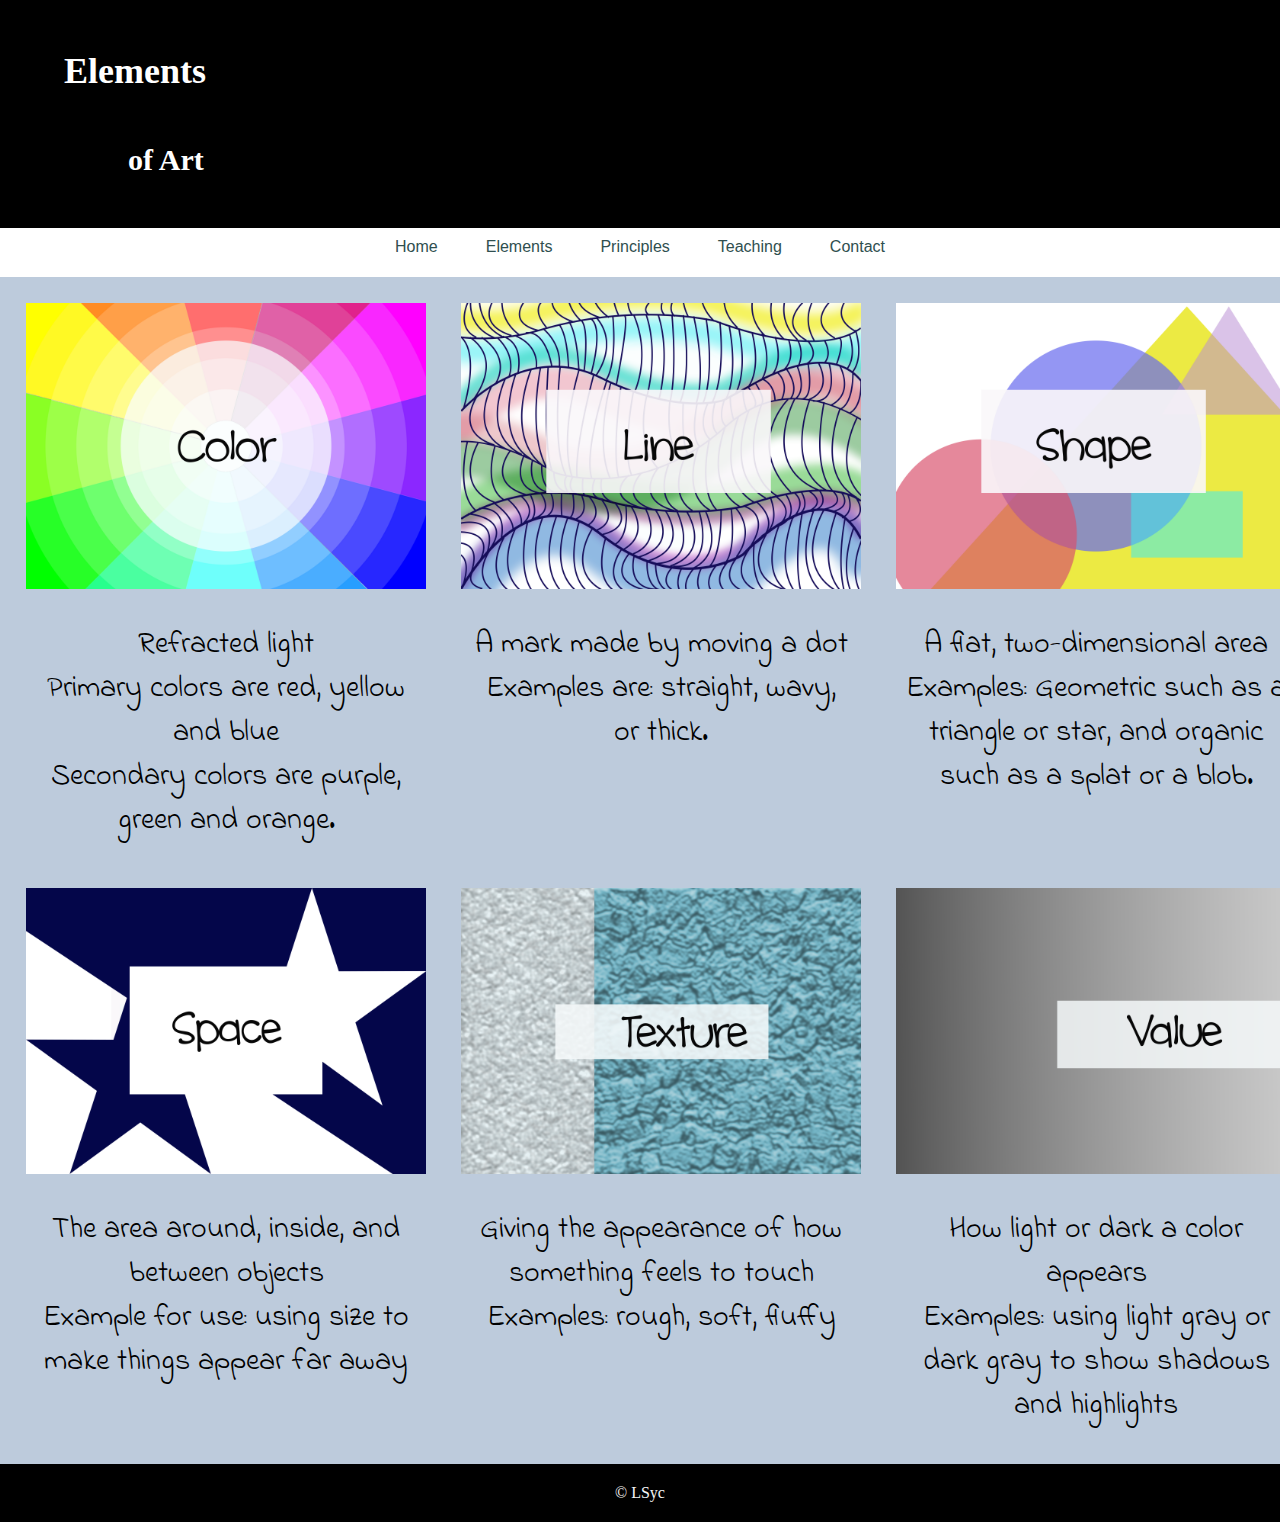
<file: elements.html>
<!DOCTYPE html>
<html>
<head>
<title>Elements</title>
<meta charset="UTF-8">
<meta name="viewport" content="width=device-width, initial-scale=1">
<link rel="stylesheet" href="./style2.css">

<link rel="preconnect" href="https://fonts.googleapis.com">
<link rel="preconnect" href="https://fonts.gstatic.com" crossorigin>
<link href="https://fonts.googleapis.com/css2?family=Allan:wght@400;700&family=Berkshire+Swash&family=Indie+Flower&family=Lobster+Two:ital,wght@0,400;0,700;1,400;1,700&family=Rock+Salt&display=swap" rel="stylesheet">
</head>
<body>


    <header class="header">
  
<h1>Elements</h1>
<h2>of Art</h2>  


</header>


    <nav class="navigation">
        <ul class="nav-menu">
  <li><a href="./index.html" target="home" >Home</a></li>
  <li><a href="./elements.html" target="elements" >Elements</a></li>
  <li><a href="./principles.html" target="principles" >Principles</a></li>
  <li><a href="./teaching.html" target="teaching" >Teaching</a></li>
  <li><a href="./contact.html" target="contact" >Contact</a></li></ul>
  </nav>

  <main class="main-content-grid">
    

<div class="content1">
           
       
    <div class="item">
        <a href="https://www.nga.gov/educational-resources/elements-art/elements-art-color"><img src="./color.png"alt="color">
        </a>
        <p class="caption">Refracted light <br>Primary colors are red, yellow and blue <br>Secondary colors are purple, green and orange.</p></div>

<div class="item"><a href="https://www.nga.gov/educational-resources/elements-art/elements-art-line"><img src="./line.png"></a>
        <p class="caption">A mark made by moving a dot <br> Examples are: straight, wavy, or thick. </p> </div>

  <div class="item"> <a href="https://www.nga.gov/educational-resources/elements-art/elements-art-shape"><img src="./shape.png"></a>
    <p class="caption">A flat, two-dimensional area <br> Examples: Geometric such as a triangle or star, and organic such as a splat or a blob.</p>
    </div>

    <div class="item"><a href="https://youtu.be/OBZun4ZHWNQ"><img src="./space.png"></a>
        <p class="caption">The area around, inside, and between objects<br>Example for use: using size to make things appear far away </p></div>
   <div class="item"> <a href="https://www.nga.gov/educational-resources/elements-art/elements-art-texture"><img src="./texture.png"></a>
        <p class="caption">Giving the appearance of how something feels to touch<br>Examples: rough, soft, fluffy</p></div>
    <div class="item"><a href="https://youtu.be/Av8ppwR2w7I"><img src="./value.png"></a>
        <p class="caption">How light or dark a color appears<br>Examples: using light gray or dark gray to show shadows and highlights</p></div>
    </div>
    
</main></div>
</div></div>
<footer>  &#169 LSyc 
</footer>
</body></html>
</file>
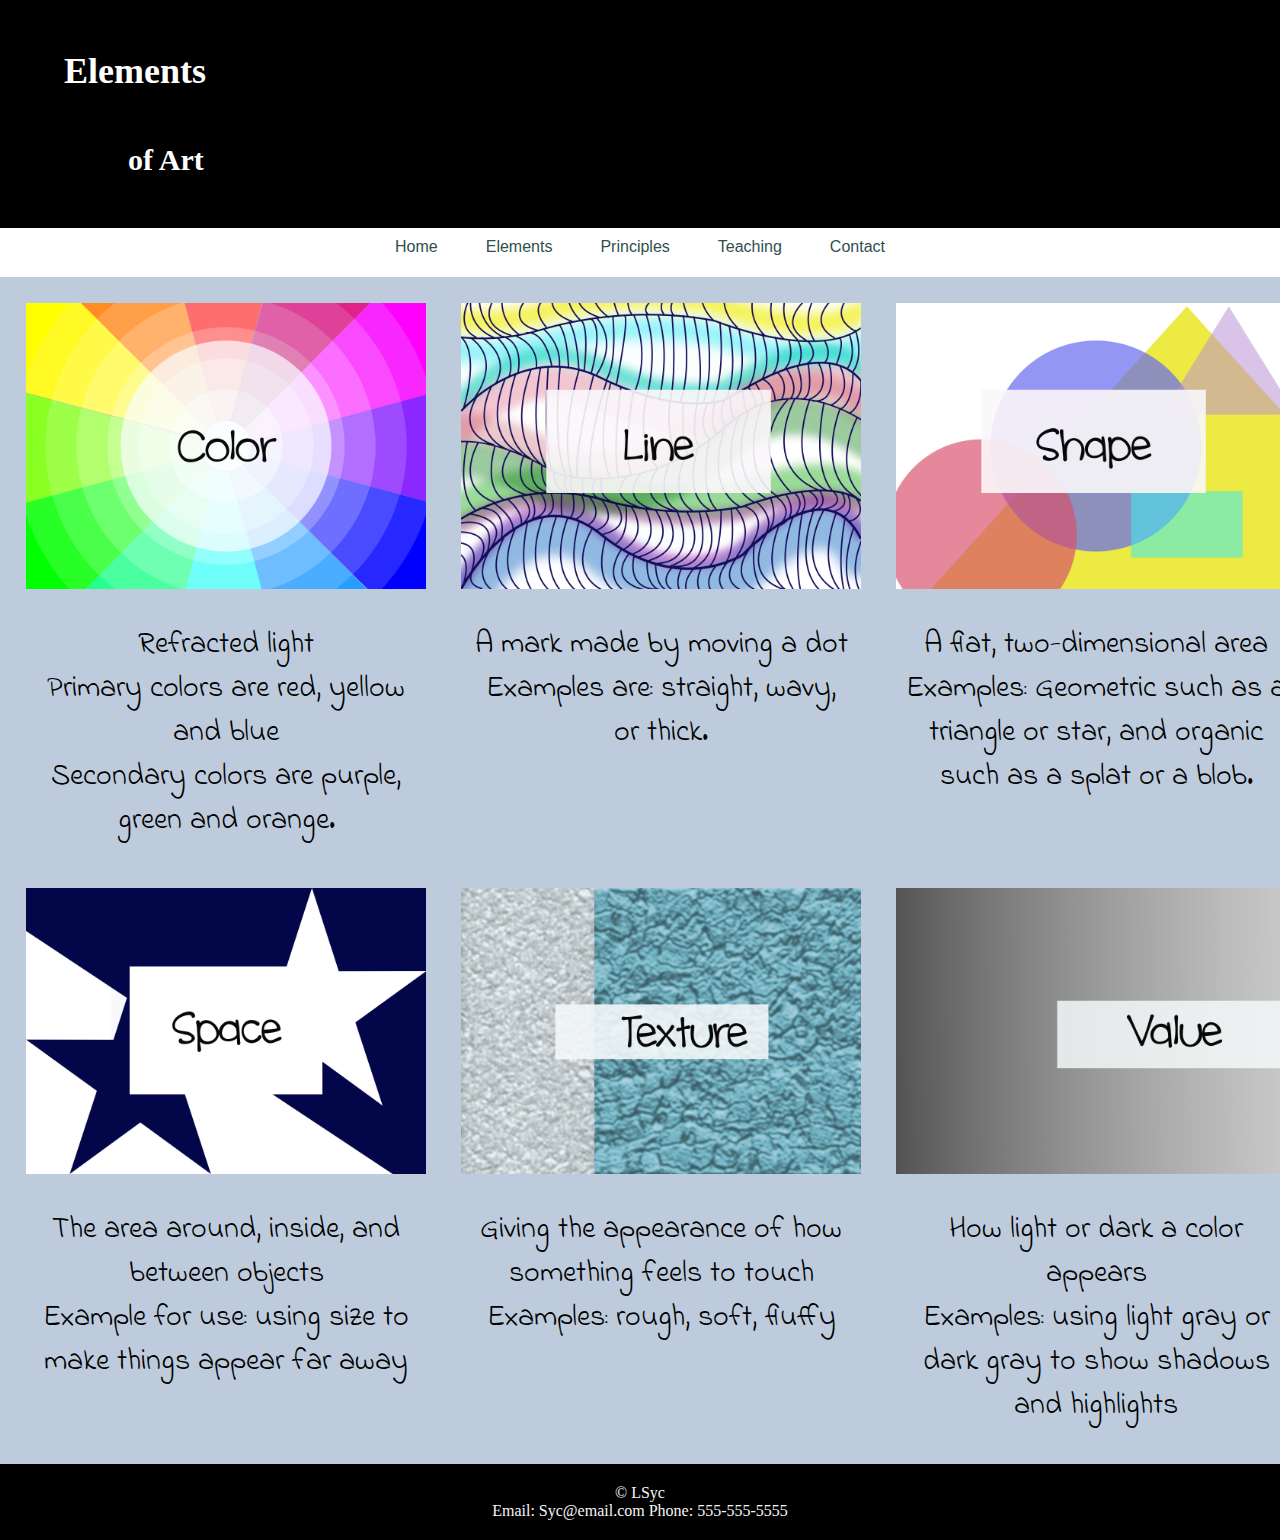
<file: githubsite/elements.html>
<!DOCTYPE html>
<html>
<head>
<title>Elements</title>
<meta charset="UTF-8">
<meta name="viewport" content="width=device-width, initial-scale=1">
<link rel="stylesheet" href="style2.css">

<link rel="preconnect" href="https://fonts.googleapis.com">
<link rel="preconnect" href="https://fonts.gstatic.com" crossorigin>
<link href="https://fonts.googleapis.com/css2?family=Allan:wght@400;700&family=Berkshire+Swash&family=Indie+Flower&family=Lobster+Two:ital,wght@0,400;0,700;1,400;1,700&family=Rock+Salt&display=swap" rel="stylesheet">
</head>
<body>


    <header class="header">
  
<h1>Elements</h1>
<h2>of Art</h2>  


</header>


    <nav class="navigation">
        <ul class="nav-menu">
  <li><a href="index.html" target="home" >Home</a></li>
  <li><a href="elements.html" target="elements" >Elements</a></li>
  <li><a href="principles.html" target="principles" >Principles</a></li>
  <li><a href="teaching.html" target="teaching" >Teaching</a></li>
  <li><a href="contact.html" target="contact" >Contact</a></li></ul>
  </nav>

  <main class="main-content-grid">
    

<div class="content1">
           
       
    <div class="item">
        <a href="https://www.nga.gov/educational-resources/elements-art/elements-art-color"><img src="color.png"alt="color">
        </a>
        <p class="caption">Refracted light <br>Primary colors are red, yellow and blue <br>Secondary colors are purple, green and orange.</p></div>

<div class="item"><a href="https://www.nga.gov/educational-resources/elements-art/elements-art-line"><img src="line.png"></a>
        <p class="caption">A mark made by moving a dot <br> Examples are: straight, wavy, or thick. </p> </div>

  <div class="item"> <a href="https://www.nga.gov/educational-resources/elements-art/elements-art-shape"><img src="shape.png"></a>
    <p class="caption">A flat, two-dimensional area <br> Examples: Geometric such as a triangle or star, and organic such as a splat or a blob.</p>
    </div>

    <div class="item"><a href="https://youtu.be/OBZun4ZHWNQ"><img src="space.png"></a>
        <p class="caption">The area around, inside, and between objects<br>Example for use: using size to make things appear far away </p></div>
   <div class="item"> <a href="https://www.nga.gov/educational-resources/elements-art/elements-art-texture"><img src="texture.png"></a>
        <p class="caption">Giving the appearance of how something feels to touch<br>Examples: rough, soft, fluffy</p></div>
    <div class="item"><a href="https://youtu.be/Av8ppwR2w7I"><img src="value.png"></a>
        <p class="caption">How light or dark a color appears<br>Examples: using light gray or dark gray to show shadows and highlights</p></div>
    </div>
    
</main></div>
</div></div>
<footer>  &#169 LSyc <br>
  Email: Syc@email.com
  Phone: 555-555-5555</footer>
</body></html>
</file>
<file: style2.css>
.main-content-grid {
  display:flex;
  flex-direction: column;
}
.content1 {

  display:grid;
  grid-template-columns: repeat(3, 1fr);
  grid-template-rows: repeat(2, auto);
  gap:15px;
  max-width: 100vw;
  background-color:rgb(189, 203, 220);
  padding: 1rem;
  flex-direction:row;
  color:white;
 
  text-align:center;

}
li{
  font-family:Arial, Helvetica, sans-serif;
}


/* .content1 img{
  animation: pulse 10s infinite ease-in-out;} */
img
{max-width: 25em;
max-height:25em;
padding:5%;
transition: transform 0.5s ease, filter 0.3s ease;
transform-origin: center center;
padding:10px;
}


img:hover{
    filter:grayscale(50%);
    transform:scale(1) rotate3d(1, 1, 1, 1deg);
    transition: transform 0.5s ease, filter 0.3s ease;

}




body {
  height: 100%;
  display:flex;
  flex-direction: column;
  font-family:Arial, Helvetica, sans-serif;
  margin: 0;
  background-color:white;
  background-position-x: center;
  background-repeat: no-repeat;
  background-size:100%;
}


header {
  grid-area: header;
  display:flex;
  flex-direction: column;
  margin:0;

  background-color:black;
  font-family:Georgia, 'Times New Roman', Times, serif;

}
h1{
  margin-left: 5%;
    color:white;
    font-family:Cambria, Cochin, Georgia, Times, 'Times New Roman', serif;
    font-size: 36px;
    padding-top:2%;
    line-height: 1.2;   
}
h2{
  line-height: 1.2;
 margin-left: 10%;
  color:white;
padding-bottom: 2%;
  font-family:Cambria, Cochin, Georgia, Times, 'Times New Roman', serif;
  font-size:30px;
}
.caption {
    margin:0;
    text-align:center;
    color:black;
    font-family:"Indie Flower";
    font-size: 30px;
    padding:20px;
    
}
p{
margin-left: 4%;
    font-family:Cambria, Cochin, Georgia, Times, 'Times New Roman', serif;
    font-size: 1em;
    color:darkslategray;
    padding:0;
 

}

.grid-container {
  display: grid;
  grid-template-columns: 1fr;
  grid-template-rows: auto auto 1fr 1fr auto;
  grid-template-areas: "header""nav-menu"
  "content2" "content3" "footer";
  height:100vh;
}


.nav-menu {
  display:flex;
  justify-content:center;
  flex-direction:row;
  gap: 1rem;
  list-style: none;
  margin-top:5px;
  padding:5px;

}
.nav-menu a {
  
  color:darkslategray;
  text-decoration: none;
  padding: 0.5rem 1rem;
  /* border-radius: 4px; */
  transition: transform 0.2s ease;
}

.nav-menu a:hover {

  color: #e0e0e0;
  transform: translateY(-3px);
}
/* 
.content {
  grid-area:content;
  flex-wrap: wrap;
  overflow: hidden;
  justify-content:center;
  align-items: flex-start;
  padding: 2rem;
} */

.main {
  font-family:Arial, Helvetica, sans-serif;
 display:grid;
 grid-template-columns: repeat(3, 1fr);
 grid-template-rows: repeat(3, auto);
 gap: 20px;
 text-align:center;
 justify-content: center;
 padding: 20px;
}

tr:nth-child(even){
    background-color:rgb(233, 239, 239);
}

footer {
  grid-area:footer;
  /* display:block;
  flex-direction: row;
  margin:0; */
  padding: 20px;
  text-align: center;
  background-color: black;
  color:whitesmoke;

  font-family:Cambria, Cochin, Georgia, Times, 'Times New Roman', serif;
 

 }
 


  @media screen and (max-width: 600px)
 {
  .content1
  {
 grid-template-columns: 1fr;
  }

 }
</file>
<file: githubsite/style2.css>
.main-content-grid {
  display:flex;
  flex-direction: column;
}
.content1 {

  display:grid;
  grid-template-columns: repeat(3, 1fr);
  grid-template-rows: repeat(2, auto);
  gap:15px;
  max-width: 100vw;
  background-color:rgb(189, 203, 220);
  padding: 1rem;
  flex-direction:row;
  color:white;
 
  text-align:center;

}
li{
  font-family:Arial, Helvetica, sans-serif;
}


/* .content1 img{
  animation: pulse 10s infinite ease-in-out;} */
img
{max-width: 25em;
max-height:25em;
padding:5%;
transition: transform 0.5s ease, filter 0.3s ease;
transform-origin: center center;
padding:10px;
}


img:hover{
    filter:grayscale(50%);
    transform:scale(1) rotate3d(1, 1, 1, 1deg);
    transition: transform 0.5s ease, filter 0.3s ease;

}




body {
  height: 100%;
  display:flex;
  flex-direction: column;
  font-family:Arial, Helvetica, sans-serif;
  margin: 0;
  background-color:white;
  background-position-x: center;
  background-repeat: no-repeat;
  background-size:100%;
}


header {
  grid-area: header;
  display:flex;
  flex-direction: column;
  margin:0;

  background-color:black;
  font-family:Georgia, 'Times New Roman', Times, serif;

}
h1{
  margin-left: 5%;
    color:white;
    font-family:Cambria, Cochin, Georgia, Times, 'Times New Roman', serif;
    font-size: 36px;
    padding-top:2%;
    line-height: 1.2;   
}
h2{
  line-height: 1.2;
 margin-left: 10%;
  color:white;
padding-bottom: 2%;
  font-family:Cambria, Cochin, Georgia, Times, 'Times New Roman', serif;
  font-size:30px;
}
.caption {
    margin:0;
    text-align:center;
    color:black;
    font-family:"Indie Flower";
    font-size: 30px;
    padding:20px;
    
}
p{
margin-left: 4%;
    font-family:Cambria, Cochin, Georgia, Times, 'Times New Roman', serif;
    font-size: 1em;
    color:darkslategray;
    padding:0;
 

}

.grid-container {
  display: grid;
  grid-template-columns: 1fr;
  grid-template-rows: auto auto 1fr 1fr auto;
  grid-template-areas: "header""nav-menu"
  "content2" "content3" "footer";
  height:100vh;
}


.nav-menu {
  display:flex;
  justify-content:center;
  flex-direction:row;
  gap: 1rem;
  list-style: none;
  margin-top:5px;
  padding:5px;

}
.nav-menu a {
  
  color:darkslategray;
  text-decoration: none;
  padding: 0.5rem 1rem;
  /* border-radius: 4px; */
  transition: transform 0.2s ease;
}

.nav-menu a:hover {

  color: #e0e0e0;
  transform: translateY(-3px);
}
/* 
.content {
  grid-area:content;
  flex-wrap: wrap;
  overflow: hidden;
  justify-content:center;
  align-items: flex-start;
  padding: 2rem;
} */

.main {
  font-family:Arial, Helvetica, sans-serif;
 display:grid;
 grid-template-columns: repeat(3, 1fr);
 grid-template-rows: repeat(3, auto);
 gap: 20px;
 text-align:center;
 justify-content: center;
 padding: 20px;
}

tr:nth-child(even){
    background-color:rgb(233, 239, 239);
}

footer {
  grid-area:footer;
  /* display:block;
  flex-direction: row;
  margin:0; */
  padding: 20px;
  text-align: center;
  background-color: black;
  color:whitesmoke;

  font-family:Cambria, Cochin, Georgia, Times, 'Times New Roman', serif;
 

 }
 


  @media screen and (max-width: 600px)
 {
  .content1
  {
 grid-template-columns: 1fr;
  }

 }
</file>
